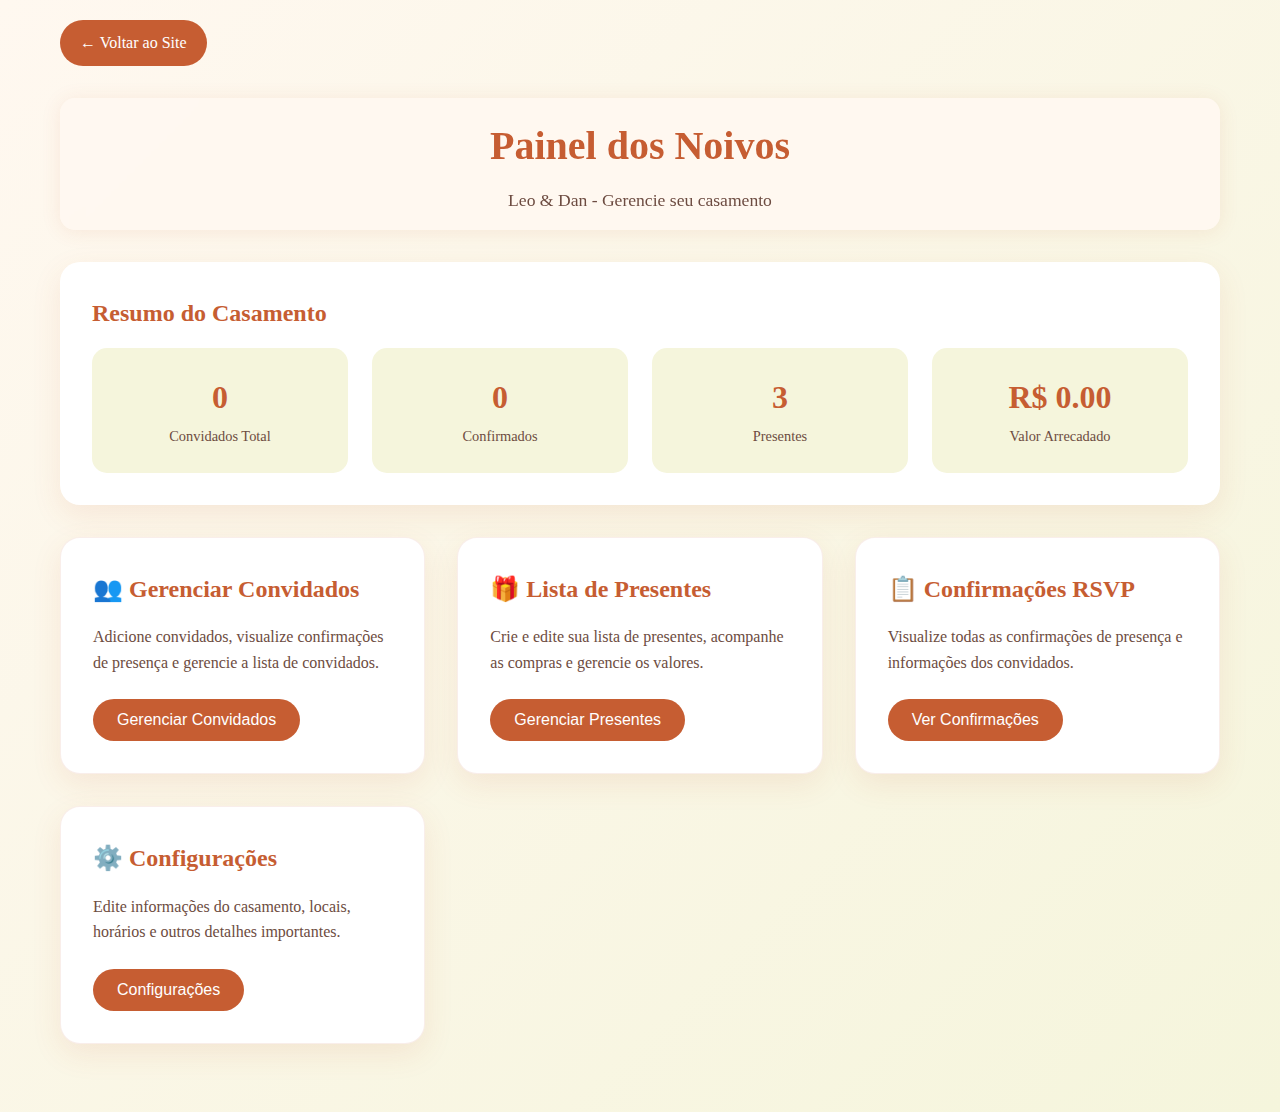
<file: admin.html>
<!DOCTYPE html>
<html lang="pt-BR">
<head>
    <meta charset="UTF-8">
    <meta name="viewport" content="width=device-width, initial-scale=1.0">
    <title>Painel dos Noivos - Leo & Dan</title>
    <style>
        :root {
            --terracota-primary: #C65D32;
            --terracota-secondary: #E07B39;
            --terracota-light: #F4A261;
            --terracota-dark: #A0522D;
            --cream: #F5F5DC;
            --warm-white: #FFF8F0;
            --text-dark: #3E2723;
            --text-light: #6D4C41;
        }

        * {
            margin: 0;
            padding: 0;
            box-sizing: border-box;
        }

        body {
            font-family: 'Georgia', 'Times New Roman', serif;
            line-height: 1.6;
            color: var(--text-dark);
            background: linear-gradient(135deg, var(--warm-white) 0%, var(--cream) 100%);
            min-height: 100vh;
        }

        .container {
            max-width: 1200px;
            margin: 0 auto;
            padding: 20px;
        }

        .header {
            background: rgba(255, 248, 240, 0.95);
            backdrop-filter: blur(10px);
            box-shadow: 0 2px 20px rgba(198, 93, 50, 0.1);
            padding: 1rem 0;
            margin-bottom: 2rem;
            border-radius: 15px;
        }

        .header h1 {
            color: var(--terracota-primary);
            text-align: center;
            font-size: 2.5rem;
            margin-bottom: 0.5rem;
        }

        .header p {
            text-align: center;
            color: var(--text-light);
            font-size: 1.1rem;
        }

        .nav-back {
            display: inline-block;
            margin-bottom: 2rem;
            padding: 10px 20px;
            background: var(--terracota-primary);
            color: white;
            text-decoration: none;
            border-radius: 25px;
            transition: all 0.3s ease;
        }

        .nav-back:hover {
            background: var(--terracota-dark);
            transform: translateY(-2px);
        }

        .admin-grid {
            display: grid;
            grid-template-columns: repeat(auto-fit, minmax(300px, 1fr));
            gap: 2rem;
            margin-bottom: 3rem;
        }

        .admin-card {
            background: white;
            padding: 2rem;
            border-radius: 20px;
            box-shadow: 0 10px 30px rgba(198, 93, 50, 0.1);
            border: 1px solid rgba(198, 93, 50, 0.1);
            transition: all 0.3s ease;
        }

        .admin-card:hover {
            transform: translateY(-5px);
            box-shadow: 0 20px 40px rgba(198, 93, 50, 0.2);
        }

        .admin-card h3 {
            color: var(--terracota-primary);
            margin-bottom: 1rem;
            font-size: 1.5rem;
        }

        .admin-card p {
            color: var(--text-light);
            margin-bottom: 1.5rem;
        }

        .btn {
            display: inline-block;
            padding: 12px 24px;
            background: var(--terracota-primary);
            color: white;
            text-decoration: none;
            border-radius: 25px;
            transition: all 0.3s ease;
            border: none;
            cursor: pointer;
            font-size: 1rem;
        }

        .btn:hover {
            background: var(--terracota-dark);
            transform: translateY(-2px);
        }

        .btn-secondary {
            background: transparent;
            color: var(--terracota-primary);
            border: 2px solid var(--terracota-primary);
        }

        .btn-secondary:hover {
            background: var(--terracota-primary);
            color: white;
        }

        .stats-section {
            background: white;
            padding: 2rem;
            border-radius: 20px;
            box-shadow: 0 10px 30px rgba(198, 93, 50, 0.1);
            margin-bottom: 2rem;
        }

        .stats-grid {
            display: grid;
            grid-template-columns: repeat(auto-fit, minmax(200px, 1fr));
            gap: 1.5rem;
            margin-top: 1rem;
        }

        .stat-item {
            text-align: center;
            padding: 1.5rem;
            background: var(--cream);
            border-radius: 15px;
        }

        .stat-number {
            font-size: 2rem;
            font-weight: bold;
            color: var(--terracota-primary);
            display: block;
        }

        .stat-label {
            color: var(--text-light);
            font-size: 0.9rem;
        }

        .form-section {
            background: white;
            padding: 2rem;
            border-radius: 20px;
            box-shadow: 0 10px 30px rgba(198, 93, 50, 0.1);
            margin-bottom: 2rem;
        }

        .form-group {
            margin-bottom: 1.5rem;
        }

        .form-group label {
            display: block;
            margin-bottom: 0.5rem;
            color: var(--text-dark);
            font-weight: bold;
        }

        .form-group input,
        .form-group textarea,
        .form-group select {
            width: 100%;
            padding: 12px;
            border: 2px solid var(--cream);
            border-radius: 10px;
            font-size: 1rem;
            transition: border-color 0.3s ease;
        }

        .form-group input:focus,
        .form-group textarea:focus,
        .form-group select:focus {
            outline: none;
            border-color: var(--terracota-primary);
        }

        .form-row {
            display: grid;
            grid-template-columns: 1fr 1fr;
            gap: 1rem;
        }

        @media (max-width: 768px) {
            .form-row {
                grid-template-columns: 1fr;
            }
            
            .admin-grid {
                grid-template-columns: 1fr;
            }
            
            .stats-grid {
                grid-template-columns: repeat(2, 1fr);
            }
        }

        .hidden {
            display: none;
        }

        .success-message {
            background: #d4edda;
            color: #155724;
            padding: 1rem;
            border-radius: 10px;
            margin-bottom: 1rem;
            border: 1px solid #c3e6cb;
        }

        .error-message {
            background: #f8d7da;
            color: #721c24;
            padding: 1rem;
            border-radius: 10px;
            margin-bottom: 1rem;
            border: 1px solid #f5c6cb;
        }
    </style>
</head>
<body>
    <div class="container">
        <a href="index.html" class="nav-back">← Voltar ao Site</a>
        
        <div class="header">
            <h1>Painel dos Noivos</h1>
            <p>Leo & Dan - Gerencie seu casamento</p>
        </div>

        <!-- Estatísticas -->
        <div class="stats-section">
            <h2 style="color: var(--terracota-primary); margin-bottom: 1rem;">Resumo do Casamento</h2>
            <div class="stats-grid">
                <div class="stat-item">
                    <span class="stat-number" id="total-guests">0</span>
                    <span class="stat-label">Convidados Total</span>
                </div>
                <div class="stat-item">
                    <span class="stat-number" id="confirmed-guests">0</span>
                    <span class="stat-label">Confirmados</span>
                </div>
                <div class="stat-item">
                    <span class="stat-number" id="total-gifts">0</span>
                    <span class="stat-label">Presentes</span>
                </div>
                <div class="stat-item">
                    <span class="stat-number" id="gift-value">R$ 0</span>
                    <span class="stat-label">Valor Arrecadado</span>
                </div>
            </div>
        </div>

        <!-- Menu de Administração -->
        <div class="admin-grid">
            <div class="admin-card">
                <h3>👥 Gerenciar Convidados</h3>
                <p>Adicione convidados, visualize confirmações de presença e gerencie a lista de convidados.</p>
                <button class="btn" onclick="showSection('guests')">Gerenciar Convidados</button>
            </div>

            <div class="admin-card">
                <h3>🎁 Lista de Presentes</h3>
                <p>Crie e edite sua lista de presentes, acompanhe as compras e gerencie os valores.</p>
                <button class="btn" onclick="showSection('gifts')">Gerenciar Presentes</button>
            </div>

            <div class="admin-card">
                <h3>📋 Confirmações RSVP</h3>
                <p>Visualize todas as confirmações de presença e informações dos convidados.</p>
                <button class="btn" onclick="showSection('rsvp')">Ver Confirmações</button>
            </div>

            <div class="admin-card">
                <h3>⚙️ Configurações</h3>
                <p>Edite informações do casamento, locais, horários e outros detalhes importantes.</p>
                <button class="btn" onclick="showSection('settings')">Configurações</button>
            </div>
        </div>

        <!-- Seção de Convidados -->
        <div id="guests-section" class="form-section hidden">
            <h2 style="color: var(--terracota-primary); margin-bottom: 1rem;">Gerenciar Convidados</h2>
            
            <div class="form-group">
                <h3>Adicionar Novo Convidado</h3>
            </div>
            
            <div class="form-row">
                <div class="form-group">
                    <label for="guest-name">Nome Completo</label>
                    <input type="text" id="guest-name" placeholder="Nome do convidado">
                </div>
                <div class="form-group">
                    <label for="guest-email">E-mail</label>
                    <input type="email" id="guest-email" placeholder="email@exemplo.com">
                </div>
            </div>
            
            <div class="form-row">
                <div class="form-group">
                    <label for="guest-phone">Telefone</label>
                    <input type="tel" id="guest-phone" placeholder="(11) 99999-9999">
                </div>
                <div class="form-group">
                    <label for="guest-category">Categoria</label>
                    <select id="guest-category">
                        <option value="familia">Família</option>
                        <option value="amigos">Amigos</option>
                        <option value="trabalho">Trabalho</option>
                        <option value="outros">Outros</option>
                    </select>
                </div>
            </div>
            
            <button class="btn" onclick="addGuest()">Adicionar Convidado</button>
            <button class="btn btn-secondary" onclick="hideSection()">Voltar</button>
            
            <div id="guests-list" style="margin-top: 2rem;">
                <h3>Lista de Convidados</h3>
                <div id="guests-container"></div>
            </div>
        </div>

        <!-- Seção de Presentes -->
        <div id="gifts-section" class="form-section hidden">
            <h2 style="color: var(--terracota-primary); margin-bottom: 1rem;">Gerenciar Lista de Presentes</h2>
            
            <div class="form-group">
                <h3>Adicionar Novo Presente</h3>
            </div>
            
            <div class="form-row">
                <div class="form-group">
                    <label for="gift-name">Nome do Presente</label>
                    <input type="text" id="gift-name" placeholder="Ex: Jogo de Panelas">
                </div>
                <div class="form-group">
                    <label for="gift-price">Valor (R$)</label>
                    <input type="number" id="gift-price" placeholder="0.00" step="0.01">
                </div>
            </div>
            
            <div class="form-group">
                <label for="gift-description">Descrição</label>
                <textarea id="gift-description" rows="3" placeholder="Descrição do presente..."></textarea>
            </div>
            
            <div class="form-group">
                <label for="gift-category">Categoria</label>
                <select id="gift-category">
                    <option value="casa">Casa</option>
                    <option value="cozinha">Cozinha</option>
                    <option value="quarto">Quarto</option>
                    <option value="lua-de-mel">Lua de Mel</option>
                    <option value="outros">Outros</option>
                </select>
            </div>
            
            <button class="btn" onclick="addGift()">Adicionar Presente</button>
            <button class="btn btn-secondary" onclick="hideSection()">Voltar</button>
            
            <div id="gifts-list" style="margin-top: 2rem;">
                <h3>Lista de Presentes</h3>
                <div id="gifts-container"></div>
            </div>
        </div>

        <!-- Seção de RSVP -->
        <div id="rsvp-section" class="form-section hidden">
            <h2 style="color: var(--terracota-primary); margin-bottom: 1rem;">Confirmações de Presença</h2>
            <button class="btn btn-secondary" onclick="hideSection()">Voltar</button>
            
            <div id="rsvp-list" style="margin-top: 2rem;">
                <div id="rsvp-container"></div>
            </div>
        </div>

        <!-- Seção de Configurações -->
        <div id="settings-section" class="form-section hidden">
            <h2 style="color: var(--terracota-primary); margin-bottom: 1rem;">Configurações do Casamento</h2>
            
            <div class="form-row">
                <div class="form-group">
                    <label for="wedding-date">Data do Casamento</label>
                    <input type="datetime-local" id="wedding-date" value="2025-09-27T17:30">
                </div>
                <div class="form-group">
                    <label for="ceremony-location">Local da Cerimônia</label>
                    <input type="text" id="ceremony-location" placeholder="Igreja, cartório, etc." value="Capela Nossa Senhora dos Aflitos, Av. Conselheiro Rosa e Silva, 752 - Graças, Recife - PE">
                </div>
            </div>
            
            <div class="form-row">
                <div class="form-group">
                    <label for="reception-location">Local da Recepção</label>
                    <input type="text" id="reception-location" placeholder="Salão, restaurante, etc." value="Villa Gold Buffet Recepções e Eventos">
                </div>
                <div class="form-group">
                    <label for="dress-code">Dress Code</label>
                    <select id="dress-code">
                        <option value="casual">Casual</option>
                        <option value="social">Social</option>
                        <option value="formal">Formal</option>
                        <option value="black-tie">Black Tie</option>
                    </select>
                </div>
            </div>
            
            <div class="form-group">
                <label for="wedding-story">História do Casal</label>
                <textarea id="wedding-story" rows="5" placeholder="Conte a história de vocês...">Leo e Dan se conheceram em 2020 e desde então construíram uma linda história de amor. Após anos de companheirismo, cumplicidade e muitos momentos especiais, decidiram oficializar sua união e celebrar com família e amigos.</textarea>
            </div>
            
            <button class="btn" onclick="saveSettings()">Salvar Configurações</button>
            <button class="btn btn-secondary" onclick="hideSection()">Voltar</button>
        </div>
    </div>

    <script>
        // Dados simulados (em uma aplicação real, estes viriam de um banco de dados)
        let guests = JSON.parse(localStorage.getItem('wedding-guests') || '[]');
        let gifts = JSON.parse(localStorage.getItem('wedding-gifts') || '[]');
        let rsvps = JSON.parse(localStorage.getItem('wedding-rsvps') || '[]');

        // Inicializar dados de exemplo se estiver vazio
        if (gifts.length === 0) {
            gifts = [
                {id: 1, name: 'Jogo de Panelas', price: 299.90, description: 'Jogo de panelas antiaderente', category: 'cozinha', purchased: false},
                {id: 2, name: 'Jogo de Cama Casal', price: 199.90, description: 'Jogo de cama 100% algodão', category: 'quarto', purchased: false},
                {id: 3, name: 'Lua de Mel - Passagens', price: 2000.00, description: 'Ajuda com as passagens da lua de mel', category: 'lua-de-mel', purchased: false}
            ];
            localStorage.setItem('wedding-gifts', JSON.stringify(gifts));
        }

        function showSection(section) {
            hideAllSections();
            document.getElementById(section + '-section').classList.remove('hidden');
            
            if (section === 'guests') {
                loadGuests();
            } else if (section === 'gifts') {
                loadGifts();
            } else if (section === 'rsvp') {
                loadRSVPs();
            }
        }

        function hideSection() {
            hideAllSections();
        }

        function hideAllSections() {
            document.querySelectorAll('.form-section').forEach(section => {
                section.classList.add('hidden');
            });
        }

        function addGuest() {
            const name = document.getElementById('guest-name').value;
            const email = document.getElementById('guest-email').value;
            const phone = document.getElementById('guest-phone').value;
            const category = document.getElementById('guest-category').value;

            if (!name) {
                alert('Por favor, preencha o nome do convidado.');
                return;
            }

            const guest = {
                id: Date.now(),
                name,
                email,
                phone,
                category,
                rsvp: 'pending'
            };

            guests.push(guest);
            localStorage.setItem('wedding-guests', JSON.stringify(guests));
            
            // Limpar formulário
            document.getElementById('guest-name').value = '';
            document.getElementById('guest-email').value = '';
            document.getElementById('guest-phone').value = '';
            
            loadGuests();
            updateStats();
        }

        function addGift() {
            const name = document.getElementById('gift-name').value;
            const price = parseFloat(document.getElementById('gift-price').value);
            const description = document.getElementById('gift-description').value;
            const category = document.getElementById('gift-category').value;

            if (!name || !price) {
                alert('Por favor, preencha o nome e valor do presente.');
                return;
            }

            const gift = {
                id: Date.now(),
                name,
                price,
                description,
                category,
                purchased: false
            };

            gifts.push(gift);
            localStorage.setItem('wedding-gifts', JSON.stringify(gifts));
            
            // Limpar formulário
            document.getElementById('gift-name').value = '';
            document.getElementById('gift-price').value = '';
            document.getElementById('gift-description').value = '';
            
            loadGifts();
            updateStats();
        }

        function loadGuests() {
            const container = document.getElementById('guests-container');
            container.innerHTML = '';

            guests.forEach(guest => {
                const guestDiv = document.createElement('div');
                guestDiv.style.cssText = 'background: var(--cream); padding: 1rem; margin: 0.5rem 0; border-radius: 10px; display: flex; justify-content: space-between; align-items: center;';
                
                guestDiv.innerHTML = `
                    <div>
                        <strong>${guest.name}</strong><br>
                        <small>${guest.email || 'Sem e-mail'} | ${guest.phone || 'Sem telefone'} | ${guest.category}</small><br>
                        <span style="color: ${guest.rsvp === 'confirmed' ? 'green' : guest.rsvp === 'declined' ? 'red' : 'orange'}">
                            ${guest.rsvp === 'confirmed' ? 'Confirmado' : guest.rsvp === 'declined' ? 'Recusou' : 'Pendente'}
                        </span>
                    </div>
                    <button class="btn" onclick="removeGuest(${guest.id})" style="background: #dc3545;">Remover</button>
                `;
                
                container.appendChild(guestDiv);
            });
        }

        function loadGifts() {
            const container = document.getElementById('gifts-container');
            container.innerHTML = '';

            gifts.forEach(gift => {
                const giftDiv = document.createElement('div');
                giftDiv.style.cssText = 'background: var(--cream); padding: 1rem; margin: 0.5rem 0; border-radius: 10px; display: flex; justify-content: space-between; align-items: center;';
                
                giftDiv.innerHTML = `
                    <div>
                        <strong>${gift.name}</strong> - R$ ${gift.price.toFixed(2)}<br>
                        <small>${gift.description}</small><br>
                        <span style="color: ${gift.purchased ? 'green' : 'orange'}">
                            ${gift.purchased ? 'Comprado' : 'Disponível'}
                        </span>
                    </div>
                    <button class="btn" onclick="removeGift(${gift.id})" style="background: #dc3545;">Remover</button>
                `;
                
                container.appendChild(giftDiv);
            });
        }

        function loadRSVPs() {
            const container = document.getElementById('rsvp-container');
            container.innerHTML = '';

            if (rsvps.length === 0) {
                container.innerHTML = '<p style="text-align: center; color: var(--text-light);">Nenhuma confirmação de presença ainda.</p>';
                return;
            }

            rsvps.forEach(rsvp => {
                const rsvpDiv = document.createElement('div');
                rsvpDiv.style.cssText = 'background: var(--cream); padding: 1rem; margin: 0.5rem 0; border-radius: 10px;';
                
                rsvpDiv.innerHTML = `
                    <div>
                        <strong>${rsvp.name}</strong><br>
                        <small>E-mail: ${rsvp.email || 'Não informado'}</small><br>
                        <small>Telefone: ${rsvp.phone || 'Não informado'}</small><br>
                        <small>Status: <span style="color: ${rsvp.status === 'confirmed' ? 'green' : 'red'}">${rsvp.status === 'confirmed' ? 'Confirmado' : 'Recusou'}</span></small><br>
                        ${rsvp.status === 'confirmed' ? `<small>Adultos: ${rsvp.adults || 1} | Crianças: ${rsvp.children || 0}</small><br>` : ''}
                        ${rsvp.dietary ? `<small>Restrições: ${rsvp.dietary}</small><br>` : ''}
                        ${rsvp.message ? `<small>Mensagem: "${rsvp.message}"</small>` : ''}
                    </div>
                `;
                
                container.appendChild(rsvpDiv);
            });
        }

        function removeGuest(id) {
            if (confirm('Tem certeza que deseja remover este convidado?')) {
                guests = guests.filter(guest => guest.id !== id);
                localStorage.setItem('wedding-guests', JSON.stringify(guests));
                loadGuests();
                updateStats();
            }
        }

        function removeGift(id) {
            if (confirm('Tem certeza que deseja remover este presente?')) {
                gifts = gifts.filter(gift => gift.id !== id);
                localStorage.setItem('wedding-gifts', JSON.stringify(gifts));
                loadGifts();
                updateStats();
            }
        }

        function saveSettings() {
            const settings = {
                date: document.getElementById('wedding-date').value,
                ceremonyLocation: document.getElementById('ceremony-location').value,
                receptionLocation: document.getElementById('reception-location').value,
                dressCode: document.getElementById('dress-code').value,
                story: document.getElementById('wedding-story').value
            };

            localStorage.setItem('wedding-settings', JSON.stringify(settings));
            alert('Configurações salvas com sucesso!');
        }

        function updateStats() {
            document.getElementById('total-guests').textContent = guests.length;
            document.getElementById('confirmed-guests').textContent = guests.filter(g => g.rsvp === 'confirmed').length + rsvps.filter(r => r.status === 'confirmed').length;
            document.getElementById('total-gifts').textContent = gifts.length;
            
            const totalValue = gifts.filter(g => g.purchased).reduce((sum, g) => sum + g.price, 0);
            document.getElementById('gift-value').textContent = `R$ ${totalValue.toFixed(2)}`;
        }

        // Carregar configurações salvas
        function loadSettings() {
            const settings = JSON.parse(localStorage.getItem('wedding-settings') || '{}');
            
            if (settings.date) document.getElementById('wedding-date').value = settings.date;
            if (settings.ceremonyLocation) document.getElementById('ceremony-location').value = settings.ceremonyLocation;
            if (settings.receptionLocation) document.getElementById('reception-location').value = settings.receptionLocation;
            if (settings.dressCode) document.getElementById('dress-code').value = settings.dressCode;
            if (settings.story) document.getElementById('wedding-story').value = settings.story;
        }

        // Inicializar página
        document.addEventListener("DOMContentLoaded", function() {
            updateStats();
            loadSettings();
        });
    </script>
</body>
</html>
</file>
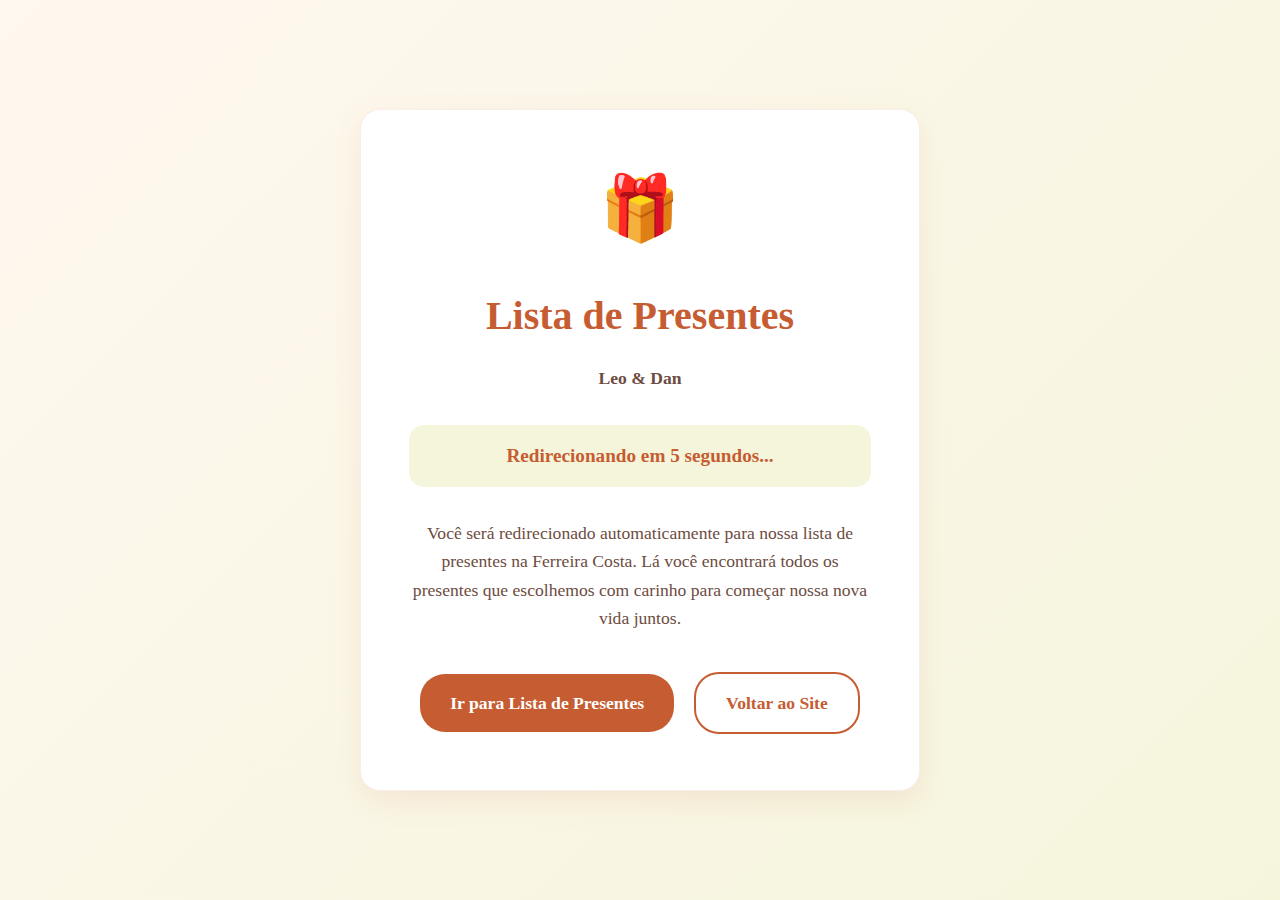
<file: gifts.html>
<!DOCTYPE html>
<html lang="pt-BR">
<head>
    <meta charset="UTF-8">
    <meta name="viewport" content="width=device-width, initial-scale=1.0">
    <title>Lista de Presentes - Leo & Dan</title>
    <style>
        :root {
            --terracota-primary: #C65D32;
            --terracota-secondary: #E07B39;
            --terracota-light: #F4A261;
            --terracota-dark: #A0522D;
            --cream: #F5F5DC;
            --warm-white: #FFF8F0;
            --text-dark: #3E2723;
            --text-light: #6D4C41;
        }

        * {
            margin: 0;
            padding: 0;
            box-sizing: border-box;
        }

        body {
            font-family: 'Georgia', 'Times New Roman', serif;
            line-height: 1.6;
            color: var(--text-dark);
            background: linear-gradient(135deg, var(--warm-white) 0%, var(--cream) 100%);
            min-height: 100vh;
            display: flex;
            align-items: center;
            justify-content: center;
        }

        .container {
            max-width: 600px;
            margin: 0 auto;
            padding: 20px;
            text-align: center;
        }

        .redirect-card {
            background: white;
            padding: 3rem;
            border-radius: 20px;
            box-shadow: 0 10px 30px rgba(198, 93, 50, 0.1);
            border: 1px solid rgba(198, 93, 50, 0.1);
        }

        .redirect-card h1 {
            color: var(--terracota-primary);
            font-size: 2.5rem;
            margin-bottom: 1rem;
        }

        .redirect-card p {
            color: var(--text-light);
            font-size: 1.1rem;
            margin-bottom: 2rem;
            line-height: 1.6;
        }

        .gift-icon {
            font-size: 4rem;
            margin-bottom: 1.5rem;
            color: var(--terracota-primary);
        }

        .btn {
            display: inline-block;
            padding: 15px 30px;
            background: var(--terracota-primary);
            color: white;
            text-decoration: none;
            border-radius: 25px;
            transition: all 0.3s ease;
            font-size: 1.1rem;
            font-weight: 600;
            margin: 0.5rem;
        }

        .btn:hover {
            background: var(--terracota-dark);
            transform: translateY(-3px);
            box-shadow: 0 10px 25px rgba(198, 93, 50, 0.3);
        }

        .btn-secondary {
            background: transparent;
            color: var(--terracota-primary);
            border: 2px solid var(--terracota-primary);
        }

        .btn-secondary:hover {
            background: var(--terracota-primary);
            color: white;
        }

        .countdown {
            background: var(--cream);
            padding: 1rem;
            border-radius: 15px;
            margin-bottom: 2rem;
            font-size: 1.2rem;
            color: var(--terracota-primary);
            font-weight: bold;
        }

        @media (max-width: 768px) {
            .redirect-card h1 {
                font-size: 2rem;
            }
            
            .redirect-card {
                padding: 2rem;
            }
        }
    </style>
</head>
<body>
    <div class="container">
        <div class="redirect-card">
            <div class="gift-icon">🎁</div>
            <h1>Lista de Presentes</h1>
            <p><strong>Leo & Dan</strong></p>
            
            <div class="countdown">
                Redirecionando em <span id="countdown">5</span> segundos...
            </div>
            
            <p>
                Você será redirecionado automaticamente para nossa lista de presentes na Ferreira Costa. 
                Lá você encontrará todos os presentes que escolhemos com carinho para começar nossa nova vida juntos.
            </p>
            
            <div style="margin-top: 2rem;">
                <a href="https://www.ferreiracosta.com/lista-de-casamento/presentes/leandroedanubia" class="btn" target="_blank">
                    Ir para Lista de Presentes
                </a>
                <a href="index.html" class="btn btn-secondary">
                    Voltar ao Site
                </a>
            </div>
        </div>
    </div>

    <script>
        // Countdown e redirecionamento automático
        let countdown = 5;
        const countdownElement = document.getElementById('countdown');
        
        const timer = setInterval(() => {
            countdown--;
            countdownElement.textContent = countdown;
            
            if (countdown <= 0) {
                clearInterval(timer);
                window.open("https://www.ferreiracosta.com/lista-de-casamento/presentes/leandroedanubia", "_blank");
                // window.location.href = 'index.html'; // Removido para evitar redirecionamento indesejado
            }
        }, 1000);

        // Animação de entrada
        document.addEventListener('DOMContentLoaded', function() {
            const card = document.querySelector('.redirect-card');
            card.style.opacity = '0';
            card.style.transform = 'translateY(30px)';
            
            setTimeout(() => {
                card.style.transition = 'all 0.6s ease';
                card.style.opacity = '1';
                card.style.transform = 'translateY(0)';
            }, 100);
        });
    </script>
</body>
</html>
</file>
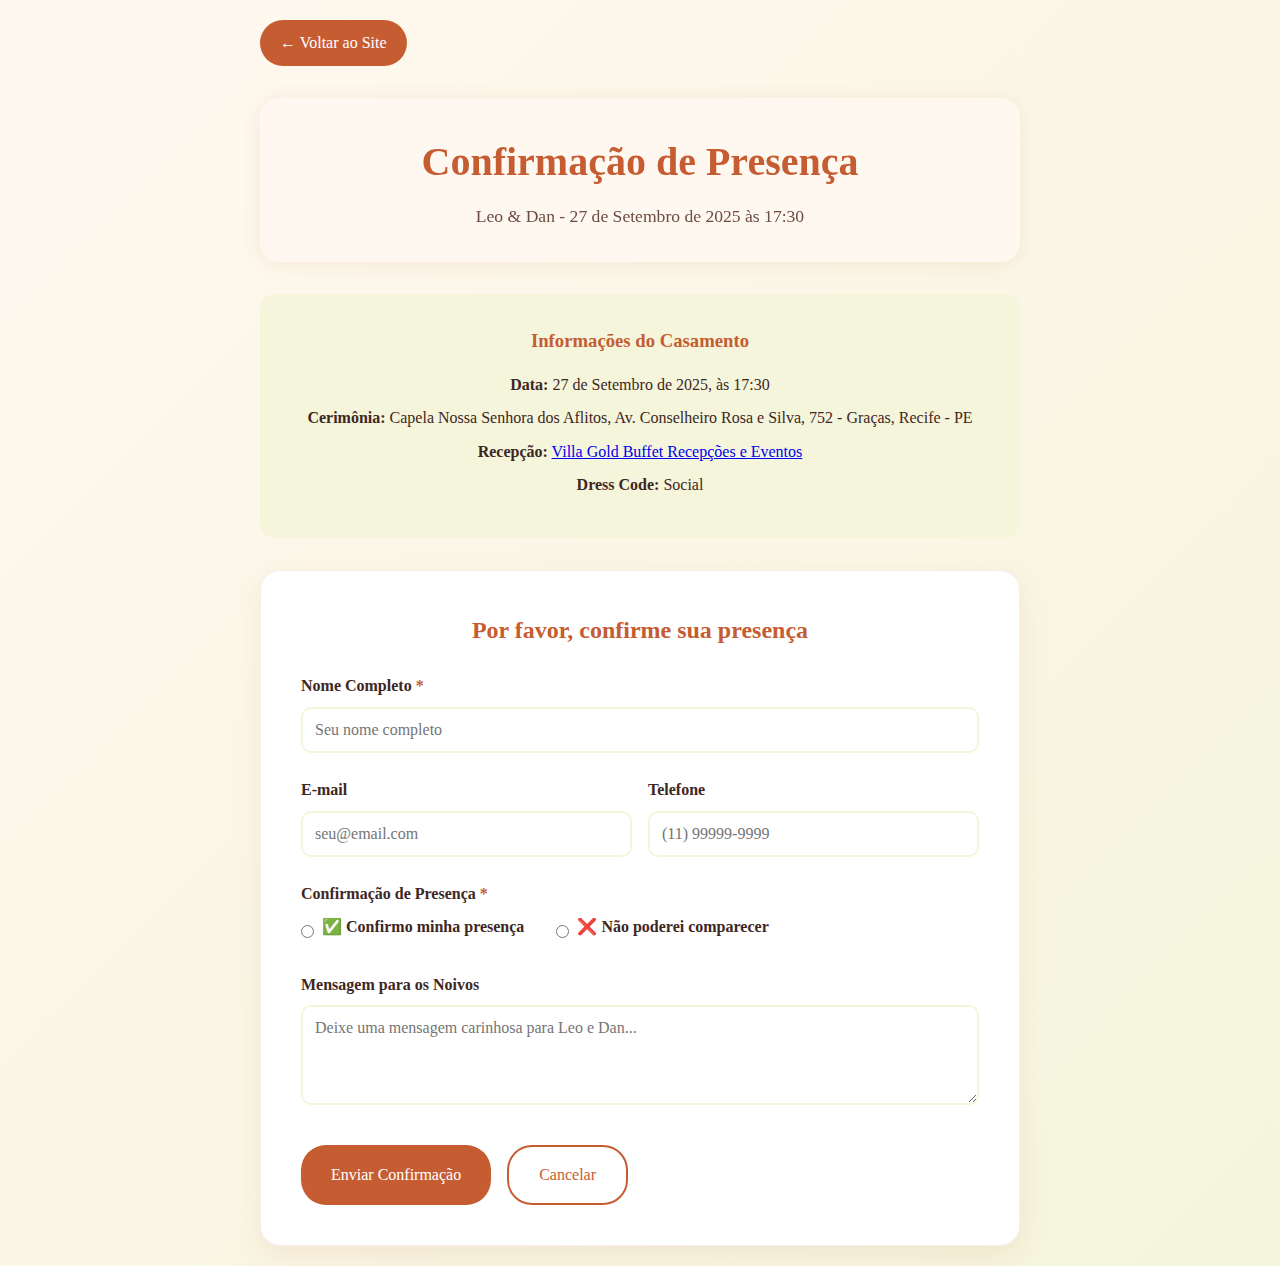
<file: rsvp.html>
<!DOCTYPE html>
<html lang="pt-BR">
<head>
    <meta charset="UTF-8">
    <meta name="viewport" content="width=device-width, initial-scale=1.0">
    <title>Confirmar Presença - Leo & Dan</title>
    <style>
        :root {
            --terracota-primary: #C65D32;
            --terracota-secondary: #E07B39;
            --terracota-light: #F4A261;
            --terracota-dark: #A0522D;
            --cream: #F5F5DC;
            --warm-white: #FFF8F0;
            --text-dark: #3E2723;
            --text-light: #6D4C41;
        }

        * {
            margin: 0;
            padding: 0;
            box-sizing: border-box;
        }

        body {
            font-family: 'Georgia', 'Times New Roman', serif;
            line-height: 1.6;
            color: var(--text-dark);
            background: linear-gradient(135deg, var(--warm-white) 0%, var(--cream) 100%);
            min-height: 100vh;
        }

        .container {
            max-width: 800px;
            margin: 0 auto;
            padding: 20px;
        }

        .header {
            background: rgba(255, 248, 240, 0.95);
            backdrop-filter: blur(10px);
            box-shadow: 0 2px 20px rgba(198, 93, 50, 0.1);
            padding: 2rem;
            margin-bottom: 2rem;
            border-radius: 20px;
            text-align: center;
        }

        .header h1 {
            color: var(--terracota-primary);
            font-size: 2.5rem;
            margin-bottom: 0.5rem;
        }

        .header p {
            color: var(--text-light);
            font-size: 1.1rem;
        }

        .nav-back {
            display: inline-block;
            margin-bottom: 2rem;
            padding: 10px 20px;
            background: var(--terracota-primary);
            color: white;
            text-decoration: none;
            border-radius: 25px;
            transition: all 0.3s ease;
        }

        .nav-back:hover {
            background: var(--terracota-dark);
            transform: translateY(-2px);
        }

        .form-container {
            background: white;
            padding: 2.5rem;
            border-radius: 20px;
            box-shadow: 0 10px 30px rgba(198, 93, 50, 0.1);
            border: 1px solid rgba(198, 93, 50, 0.1);
        }

        .form-group {
            margin-bottom: 1.5rem;
        }

        .form-group label {
            display: block;
            margin-bottom: 0.5rem;
            color: var(--text-dark);
            font-weight: bold;
        }

        .form-group input,
        .form-group textarea,
        .form-group select {
            width: 100%;
            padding: 12px;
            border: 2px solid var(--cream);
            border-radius: 10px;
            font-size: 1rem;
            transition: border-color 0.3s ease;
            font-family: inherit;
        }

        .form-group input:focus,
        .form-group textarea:focus,
        .form-group select:focus {
            outline: none;
            border-color: var(--terracota-primary);
        }

        .form-row {
            display: grid;
            grid-template-columns: 1fr 1fr;
            gap: 1rem;
        }

        .radio-group {
            display: flex;
            gap: 2rem;
            margin-top: 0.5rem;
        }

        .radio-option {
            display: flex;
            align-items: center;
            gap: 0.5rem;
        }

        .radio-option input[type="radio"] {
            width: auto;
            margin: 0;
        }

        .btn {
            display: inline-block;
            padding: 15px 30px;
            background: var(--terracota-primary);
            color: white;
            text-decoration: none;
            border-radius: 25px;
            transition: all 0.3s ease;
            border: none;
            cursor: pointer;
            font-size: 1rem;
            font-family: inherit;
        }

        .btn:hover {
            background: var(--terracota-dark);
            transform: translateY(-2px);
        }

        .btn-secondary {
            background: transparent;
            color: var(--terracota-primary);
            border: 2px solid var(--terracota-primary);
        }

        .btn-secondary:hover {
            background: var(--terracota-primary);
            color: white;
        }

        .btn-group {
            display: flex;
            gap: 1rem;
            margin-top: 2rem;
        }

        .success-message {
            background: white;
            padding: 3rem;
            border-radius: 20px;
            box-shadow: 0 10px 30px rgba(198, 93, 50, 0.1);
            text-align: center;
        }

        .success-icon {
            font-size: 4rem;
            color: var(--terracota-primary);
            margin-bottom: 1rem;
        }

        .success-message h2 {
            color: var(--terracota-primary);
            margin-bottom: 1rem;
        }

        .success-message p {
            color: var(--text-light);
            margin-bottom: 2rem;
        }

        .wedding-info {
            background: var(--cream);
            padding: 2rem;
            border-radius: 15px;
            margin-bottom: 2rem;
            text-align: center;
        }

        .wedding-info h3 {
            color: var(--terracota-primary);
            margin-bottom: 1rem;
        }

        .wedding-info p {
            color: var(--text-dark);
            margin-bottom: 0.5rem;
        }

        .required {
            color: var(--terracota-primary);
        }

        @media (max-width: 768px) {
            .form-row {
                grid-template-columns: 1fr;
            }
            
            .radio-group {
                flex-direction: column;
                gap: 1rem;
            }
            
            .btn-group {
                flex-direction: column;
            }
            
            .header h1 {
                font-size: 2rem;
            }
        }

        .hidden {
            display: none;
        }

        .conditional-fields {
            margin-top: 1rem;
            padding: 1rem;
            background: var(--cream);
            border-radius: 10px;
        }
    </style>
</head>
<body>
    <div class="container">
        <a href="index.html" class="nav-back">← Voltar ao Site</a>
        
        <div class="header">
            <h1>Confirmação de Presença</h1>
            <p>Leo & Dan - 27 de Setembro de 2025 às 17:30</p>
        </div>

        <div class="wedding-info">
            <h3>Informações do Casamento</h3>
            <p><strong>Data:</strong> 27 de Setembro de 2025, às 17:30</p>
            <p><strong>Cerimônia:</strong> Capela Nossa Senhora dos Aflitos, Av. Conselheiro Rosa e Silva, 752 - Graças, Recife - PE</p>
            <p><strong>Recepção:</strong> <a href="https://www.google.com/maps/place/Villa+Gold+Buffet+Recep%C3%A7%C3%B5es+e+Eventos/@-8.0574568,-34.9120323,17z/data=!3m1!4b1!4m6!3m5!1s0x7ab1921597ae34b:0x855fa4dbe13799bf!8m2!3d-8.0574568!4d-34.9120323!16s%2Fg%2F11b6ll2zvr?entry=ttu&g_ep=EgoyMDI1MDcwOS4wIKXMDSoASAFQAw%3D%3D" target="_blank">Villa Gold Buffet Recepções e Eventos</a></p>
            <p><strong>Dress Code:</strong> Social</p>
        </div>

        <!-- Formulário RSVP -->
        <div id="rsvp-form" class="form-container">
            <h2 style="color: var(--terracota-primary); margin-bottom: 1.5rem; text-align: center;">
                Por favor, confirme sua presença
            </h2>
            
            <form id="rsvpForm">
                <div class="form-group">
                    <label for="guest-name">Nome Completo <span class="required">*</span></label>
                    <input type="text" id="guest-name" name="name" required placeholder="Seu nome completo">
                </div>

                <div class="form-row">
                    <div class="form-group">
                        <label for="guest-email">E-mail</label>
                        <input type="email" id="guest-email" name="email" placeholder="seu@email.com">
                    </div>
                    <div class="form-group">
                        <label for="guest-phone">Telefone</label>
                        <input type="tel" id="guest-phone" name="phone" placeholder="(11) 99999-9999">
                    </div>
                </div>

                <div class="form-group">
                    <label>Confirmação de Presença <span class="required">*</span></label>
                    <div class="radio-group">
                        <div class="radio-option">
                            <input type="radio" id="confirm-yes" name="attendance" value="confirmed" required>
                            <label for="confirm-yes">✅ Confirmo minha presença</label>
                        </div>
                        <div class="radio-option">
                            <input type="radio" id="confirm-no" name="attendance" value="declined" required>
                            <label for="confirm-no">❌ Não poderei comparecer</label>
                        </div>
                    </div>
                </div>

                <!-- Campos condicionais para quem confirma presença -->
                <div id="attendance-details" class="conditional-fields hidden">
                    <h3 style="color: var(--terracota-primary); margin-bottom: 1rem;">Detalhes da Presença</h3>
                    
                    <div class="form-row">
                        <div class="form-group">
                            <label for="adults-count">Número de Adultos</label>
                            <select id="adults-count" name="adults">
                                <option value="1">1 adulto</option>
                                <option value="2">2 adultos</option>
                                <option value="3">3 adultos</option>
                                <option value="4">4 adultos</option>
                                <option value="5">5+ adultos</option>
                            </select>
                        </div>
                        <div class="form-group">
                            <label for="children-count">Número de Crianças</label>
                            <select id="children-count" name="children">
                                <option value="0">Nenhuma criança</option>
                                <option value="1">1 criança</option>
                                <option value="2">2 crianças</option>
                                <option value="3">3 crianças</option>
                                <option value="4">4+ crianças</option>
                            </select>
                        </div>
                    </div>

                    <div class="form-group">
                        <label for="dietary-restrictions">Restrições Alimentares</label>
                        <textarea id="dietary-restrictions" name="dietary" rows="3" placeholder="Informe se há alguma restrição alimentar, alergia ou preferência especial..."></textarea>
                    </div>
                </div>

                <div class="form-group">
                    <label for="guest-message">Mensagem para os Noivos</label>
                    <textarea id="guest-message" name="message" rows="4" placeholder="Deixe uma mensagem carinhosa para Leo e Dan..."></textarea>
                </div>

                <div class="btn-group">
                    <button type="submit" class="btn">Enviar Confirmação</button>
                    <a href="index.html" class="btn btn-secondary">Cancelar</a>
                </div>
            </form>
        </div>

        <!-- Mensagem de Sucesso -->
        <div id="success-message" class="success-message hidden">
            <div class="success-icon">💕</div>
            <h2>Obrigado!</h2>
            <p>Sua confirmação foi recebida com sucesso. Leo e Dan ficaram muito felizes em saber que você estará presente neste dia especial!</p>
            <a href="index.html" class="btn">Voltar ao Site</a>
        </div>

        <!-- Mensagem de Recusa -->
        <div id="decline-message" class="success-message hidden">
            <div class="success-icon">😢</div>
            <h2>Que pena!</h2>
            <p>Sentiremos sua falta neste dia especial, mas entendemos. Leo e Dan agradecem por ter respondido!</p>
            <a href="index.html" class="btn">Voltar ao Site</a>
        </div>
    </div>

    <script>
        // Mostrar/ocultar campos condicionais baseado na seleção
        document.querySelectorAll('input[name="attendance"]').forEach(radio => {
            radio.addEventListener('change', function() {
                const attendanceDetails = document.getElementById('attendance-details');
                if (this.value === 'confirmed') {
                    attendanceDetails.classList.remove('hidden');
                } else {
                    attendanceDetails.classList.add('hidden');
                }
            });
        });

        // Processar envio do formulário
        document.getElementById('rsvpForm').addEventListener('submit', function(e) {
            e.preventDefault();
            
            const formData = new FormData(this);
            const rsvpData = {
                name: formData.get('name'),
                email: formData.get('email'),
                phone: formData.get('phone'),
                status: formData.get('attendance'),
                adults: formData.get('adults') || 1,
                children: formData.get('children') || 0,
                dietary: formData.get('dietary'),
                message: formData.get('message'),
                timestamp: new Date().toISOString()
            };

            // Salvar no localStorage (em uma aplicação real, enviaria para o servidor)
            let rsvps = JSON.parse(localStorage.getItem('wedding-rsvps') || '[]');
            rsvps.push(rsvpData);
            localStorage.setItem('wedding-rsvps', JSON.stringify(rsvps));

            // Mostrar mensagem apropriada
            document.getElementById('rsvp-form').classList.add('hidden');
            
            if (rsvpData.status === 'confirmed') {
                document.getElementById('success-message').classList.remove('hidden');
            } else {
                document.getElementById('decline-message').classList.remove('hidden');
            }

            // Scroll para o topo
            window.scrollTo({ top: 0, behavior: 'smooth' });
        });

        // Máscara para telefone
        document.getElementById('guest-phone').addEventListener('input', function(e) {
            let value = e.target.value.replace(/\D/g, '');
            if (value.length >= 11) {
                value = value.replace(/(\d{2})(\d{5})(\d{4})/, '($1) $2-$3');
            } else if (value.length >= 7) {
                value = value.replace(/(\d{2})(\d{4})(\d{0,4})/, '($1) $2-$3');
            } else if (value.length >= 3) {
                value = value.replace(/(\d{2})(\d{0,5})/, '($1) $2');
            }
            e.target.value = value;
        });

        // Animação de entrada
        document.addEventListener('DOMContentLoaded', function() {
            const elements = document.querySelectorAll('.form-container, .wedding-info');
            elements.forEach((el, index) => {
                el.style.opacity = '0';
                el.style.transform = 'translateY(30px)';
                setTimeout(() => {
                    el.style.transition = 'all 0.6s ease';
                    el.style.opacity = '
</file>
